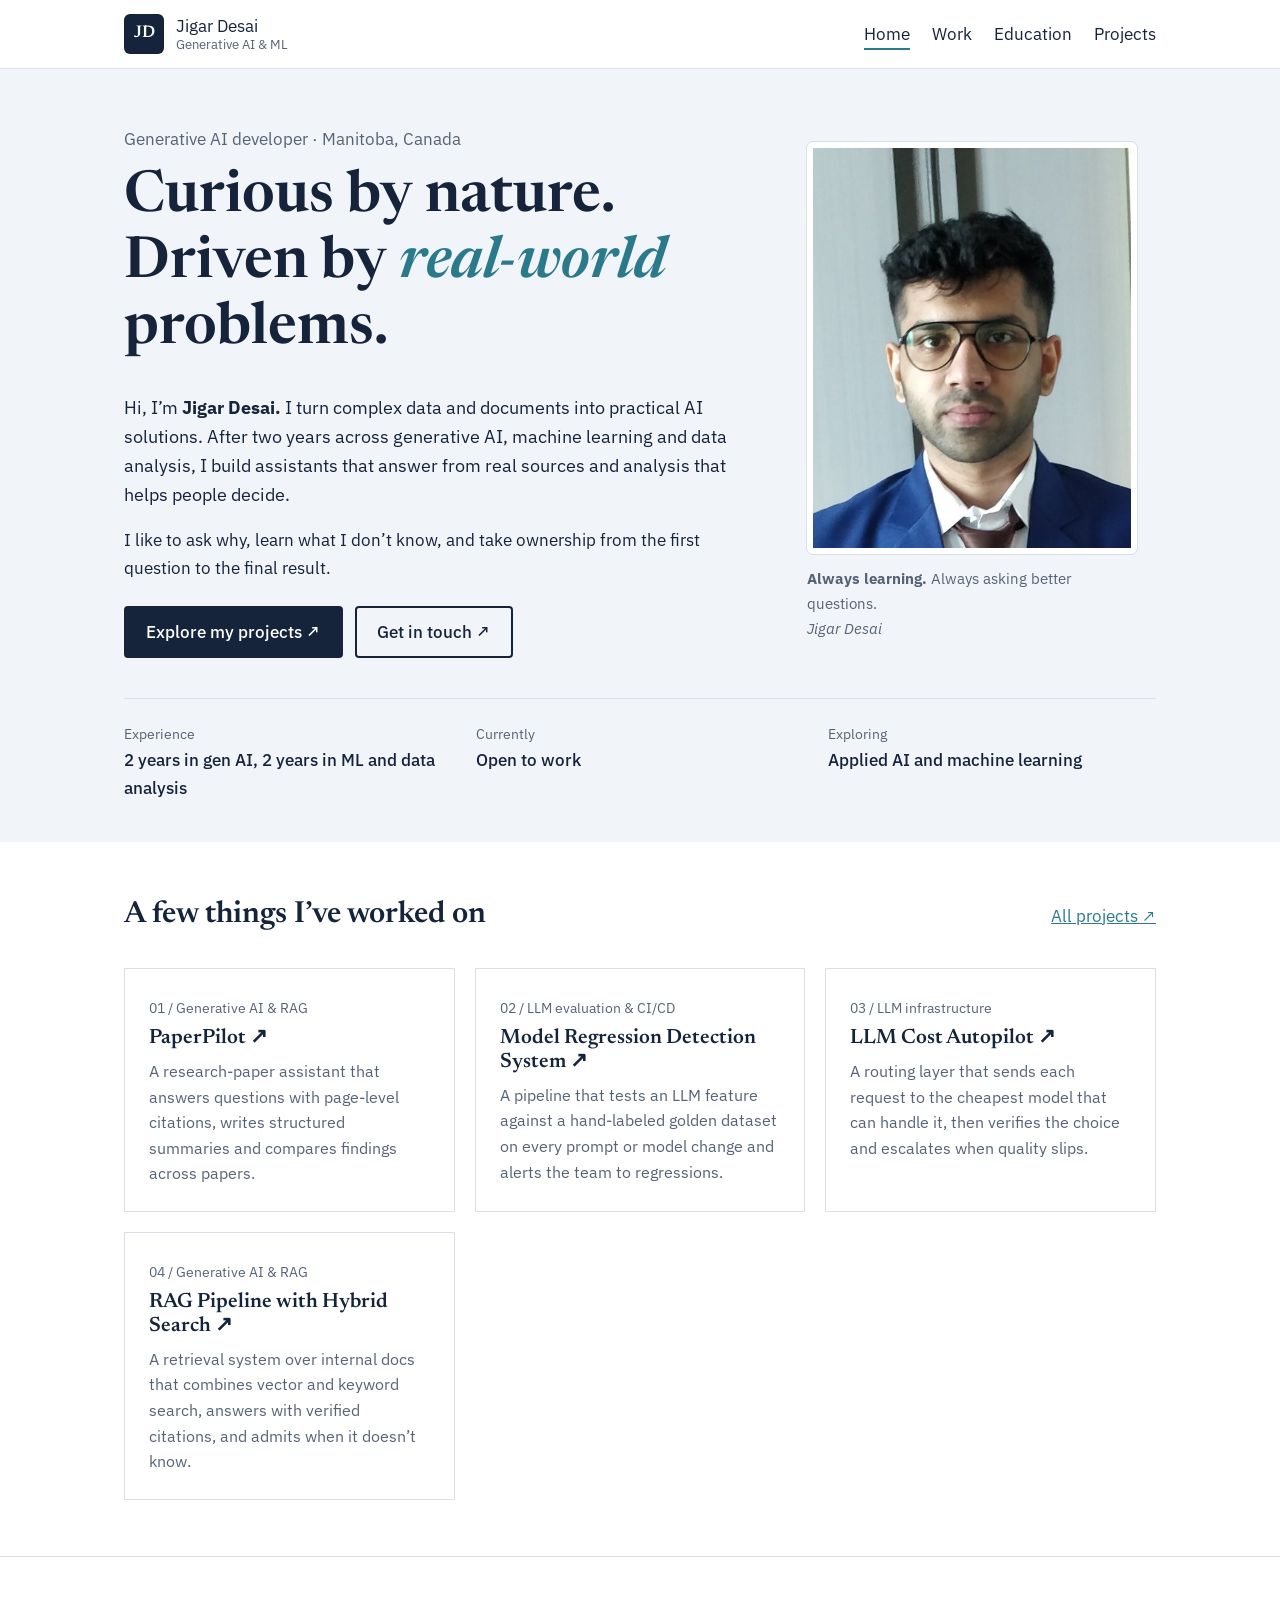
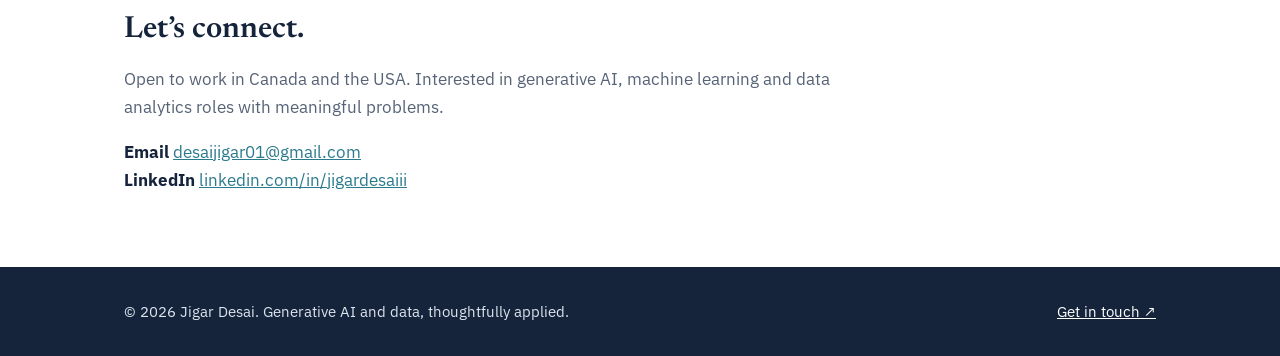
<file: index.html>
<!DOCTYPE html>
<html lang="en"><head><meta charset="utf-8"><meta name="viewport" content="width=device-width, initial-scale=1"><meta name="theme-color" content="#15233b"><title>Jigar Desai | Generative AI &amp; ML</title><meta name="description" content="Jigar Desai builds generative AI, RAG and machine learning solutions, and is open to work in Canada and the USA."><link rel="preconnect" href="https://fonts.googleapis.com"><link rel="preconnect" href="https://fonts.gstatic.com" crossorigin><link rel="stylesheet" href="https://fonts.googleapis.com/css2?family=IBM+Plex+Sans:wght@400;500&family=Newsreader:ital,wght@0,600;1,600&display=swap"><link rel="stylesheet" href="assets/style.css"></head><body><a class="skip" href="#main">Skip to content</a><header><div class="wrap"><a class="brand" href="index.html"><span class="mark">JD</span><span>Jigar Desai<small>Generative AI &amp; ML</small></span></a><nav aria-label="Main"><a href="index.html" aria-current="page">Home</a><a href="work.html">Work</a><a href="education.html">Education</a><a href="projects.html">Projects</a></nav></div></header><main id="main"><div class="hero"><div class="wrap"><div class="top"><div><p class="eyebrow">Generative AI developer · Manitoba, Canada</p><h1>Curious by nature.<br>Driven by <em>real-world</em> problems.</h1><p class="intro">Hi, I’m <strong>Jigar Desai.</strong> I turn complex data and documents into practical AI solutions. After two years across generative AI, machine learning and data analysis, I build assistants that answer from real sources and analysis that helps people decide.</p><p>I like to ask why, learn what I don’t know, and take ownership from the first question to the final result.</p><div class="btns"><a class="btn" href="projects.html">Explore my projects ↗</a><a class="btn alt" href="#contact">Get in touch ↗</a></div></div><figure class="portrait"><img src="assets/jigar.jpg" alt="Portrait of Jigar Desai in a blue suit and glasses"><figcaption><b>Always learning.</b> Always asking better questions.<span>Jigar Desai</span></figcaption></figure></div><dl class="facts"><div><dt>Experience</dt><dd>2 years in gen AI, 2 years in ML and data analysis</dd></div><div><dt>Currently</dt><dd>Open to work</dd></div><div><dt>Exploring</dt><dd>Applied AI and machine learning</dd></div></dl></div></div><section><div class="wrap"><div class="row"><h2>A few things I’ve worked on</h2><a href="projects.html">All projects ↗</a></div><div class="grid"><a class="card" href="projects/paperpilot.html"><small>01 / Generative AI &amp; RAG</small><h3>PaperPilot ↗</h3><p>A research-paper assistant that answers questions with page-level citations, writes structured summaries and compares findings across papers.</p></a><a class="card" href="projects/regression-detection.html"><small>02 / LLM evaluation &amp; CI/CD</small><h3>Model Regression Detection System ↗</h3><p>A pipeline that tests an LLM feature against a hand-labeled golden dataset on every prompt or model change and alerts the team to regressions.</p></a><a class="card" href="projects/cost-autopilot.html"><small>03 / LLM infrastructure</small><h3>LLM Cost Autopilot ↗</h3><p>A routing layer that sends each request to the cheapest model that can handle it, then verifies the choice and escalates when quality slips.</p></a><a class="card" href="projects/hybrid-rag.html"><small>04 / Generative AI &amp; RAG</small><h3>RAG Pipeline with Hybrid Search ↗</h3><p>A retrieval system over internal docs that combines vector and keyword search, answers with verified citations, and admits when it doesn’t know.</p></a></div></div></section><section id="contact"><div class="wrap"><h2>Let’s connect.</h2><p class="lead">Open to work in Canada and the USA. Interested in generative AI, machine learning and data analytics roles with meaningful problems.</p><p><b>Email</b> <a href="mailto:desaijigar01@gmail.com">desaijigar01@gmail.com</a><br><b>LinkedIn</b> <a href="https://www.linkedin.com/in/jigardesaiii">linkedin.com/in/jigardesaiii</a></p></div></section></main><footer><div class="wrap"><span>© 2026 Jigar Desai. Generative AI and data, thoughtfully applied.</span><a href="index.html#contact">Get in touch ↗</a></div></footer></body></html>
</file>
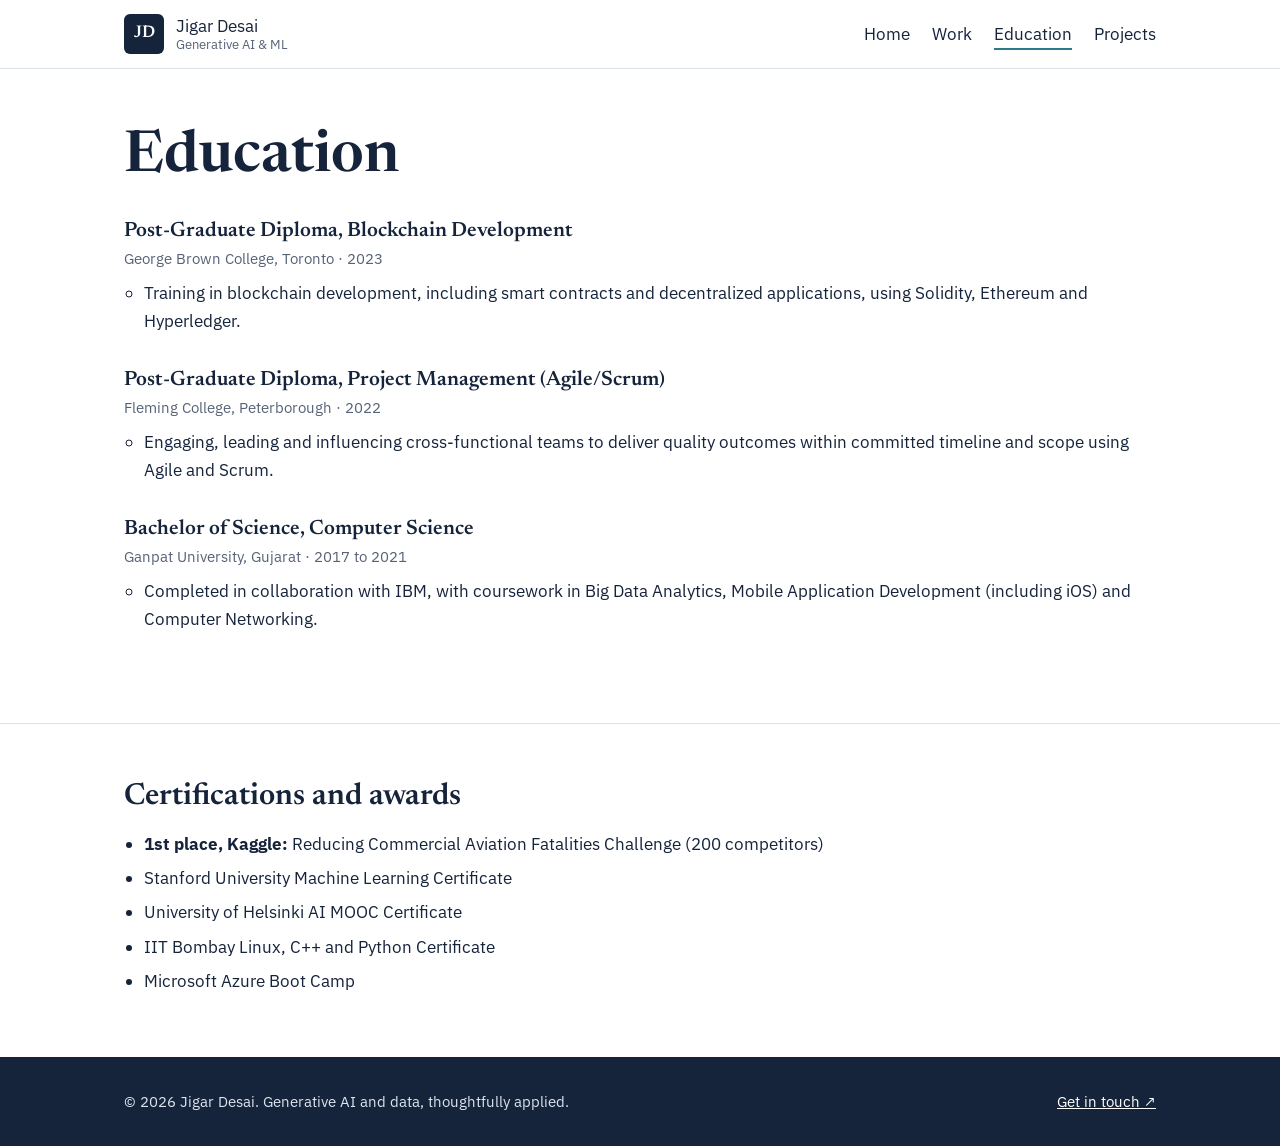
<file: education.html>
<!DOCTYPE html>
<html lang="en"><head><meta charset="utf-8"><meta name="viewport" content="width=device-width, initial-scale=1"><meta name="theme-color" content="#15233b"><title>Education | Jigar Desai</title><meta name="description" content="Education, certifications and awards of Jigar Desai."><link rel="preconnect" href="https://fonts.googleapis.com"><link rel="preconnect" href="https://fonts.gstatic.com" crossorigin><link rel="stylesheet" href="https://fonts.googleapis.com/css2?family=IBM+Plex+Sans:wght@400;500&family=Newsreader:ital,wght@0,600;1,600&display=swap"><link rel="stylesheet" href="assets/style.css"></head><body><a class="skip" href="#main">Skip to content</a><header><div class="wrap"><a class="brand" href="index.html"><span class="mark">JD</span><span>Jigar Desai<small>Generative AI &amp; ML</small></span></a><nav aria-label="Main"><a href="index.html">Home</a><a href="work.html">Work</a><a href="education.html" aria-current="page">Education</a><a href="projects.html">Projects</a></nav></div></header><main id="main"><section><div class="wrap"><h1>Education</h1><ul class="tl"><li><h3>Post-Graduate Diploma, Blockchain Development</h3><p class="meta">George Brown College, Toronto · 2023</p><ul class="b"><li>Training in blockchain development, including smart contracts and decentralized applications, using Solidity, Ethereum and Hyperledger.</li></ul></li><li><h3>Post-Graduate Diploma, Project Management (Agile/Scrum)</h3><p class="meta">Fleming College, Peterborough · 2022</p><ul class="b"><li>Engaging, leading and influencing cross-functional teams to deliver quality outcomes within committed timeline and scope using Agile and Scrum.</li></ul></li><li><h3>Bachelor of Science, Computer Science</h3><p class="meta">Ganpat University, Gujarat · 2017 to 2021</p><ul class="b"><li>Completed in collaboration with IBM, with coursework in Big Data Analytics, Mobile Application Development (including iOS) and Computer Networking.</li></ul></li></ul></div></section><section><div class="wrap"><h2>Certifications and awards</h2><ul class="b"><li><b>1st place, Kaggle:</b> Reducing Commercial Aviation Fatalities Challenge (200 competitors)</li><li>Stanford University Machine Learning Certificate</li><li>University of Helsinki AI MOOC Certificate</li><li>IIT Bombay Linux, C++ and Python Certificate</li><li>Microsoft Azure Boot Camp</li></ul></div></section></main><footer><div class="wrap"><span>© 2026 Jigar Desai. Generative AI and data, thoughtfully applied.</span><a href="index.html#contact">Get in touch ↗</a></div></footer></body></html>
</file>
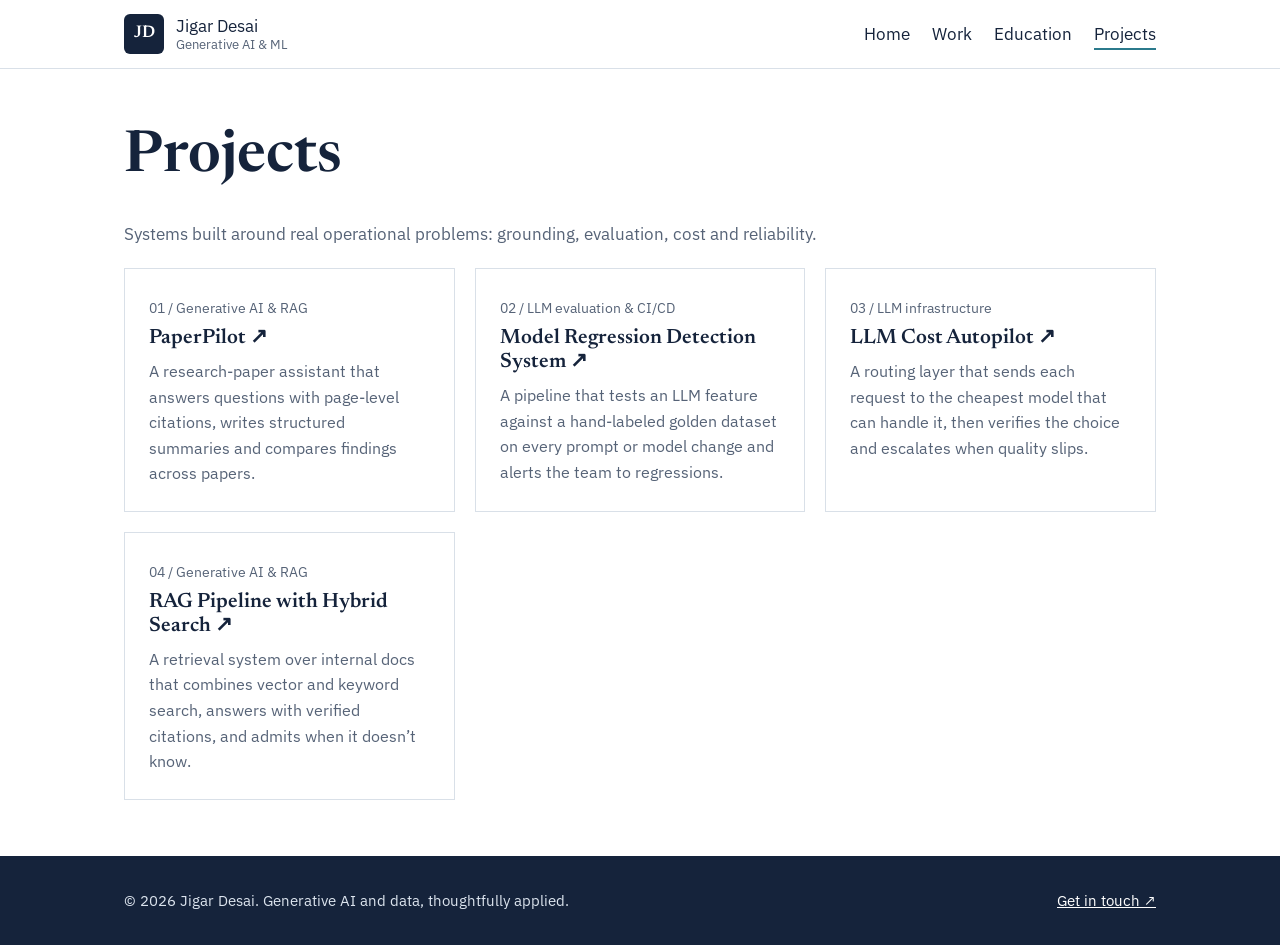
<file: projects.html>
<!DOCTYPE html>
<html lang="en"><head><meta charset="utf-8"><meta name="viewport" content="width=device-width, initial-scale=1"><meta name="theme-color" content="#15233b"><title>Projects | Jigar Desai</title><meta name="description" content="Generative AI, RAG and LLM infrastructure projects by Jigar Desai."><link rel="preconnect" href="https://fonts.googleapis.com"><link rel="preconnect" href="https://fonts.gstatic.com" crossorigin><link rel="stylesheet" href="https://fonts.googleapis.com/css2?family=IBM+Plex+Sans:wght@400;500&family=Newsreader:ital,wght@0,600;1,600&display=swap"><link rel="stylesheet" href="assets/style.css"></head><body><a class="skip" href="#main">Skip to content</a><header><div class="wrap"><a class="brand" href="index.html"><span class="mark">JD</span><span>Jigar Desai<small>Generative AI &amp; ML</small></span></a><nav aria-label="Main"><a href="index.html">Home</a><a href="work.html">Work</a><a href="education.html">Education</a><a href="projects.html" aria-current="page">Projects</a></nav></div></header><main id="main"><section><div class="wrap"><h1>Projects</h1><p class="lead">Systems built around real operational problems: grounding, evaluation, cost and reliability.</p><div class="grid"><a class="card" href="projects/paperpilot.html"><small>01 / Generative AI &amp; RAG</small><h3>PaperPilot ↗</h3><p>A research-paper assistant that answers questions with page-level citations, writes structured summaries and compares findings across papers.</p></a><a class="card" href="projects/regression-detection.html"><small>02 / LLM evaluation &amp; CI/CD</small><h3>Model Regression Detection System ↗</h3><p>A pipeline that tests an LLM feature against a hand-labeled golden dataset on every prompt or model change and alerts the team to regressions.</p></a><a class="card" href="projects/cost-autopilot.html"><small>03 / LLM infrastructure</small><h3>LLM Cost Autopilot ↗</h3><p>A routing layer that sends each request to the cheapest model that can handle it, then verifies the choice and escalates when quality slips.</p></a><a class="card" href="projects/hybrid-rag.html"><small>04 / Generative AI &amp; RAG</small><h3>RAG Pipeline with Hybrid Search ↗</h3><p>A retrieval system over internal docs that combines vector and keyword search, answers with verified citations, and admits when it doesn’t know.</p></a></div></div></section></main><footer><div class="wrap"><span>© 2026 Jigar Desai. Generative AI and data, thoughtfully applied.</span><a href="index.html#contact">Get in touch ↗</a></div></footer></body></html>
</file>
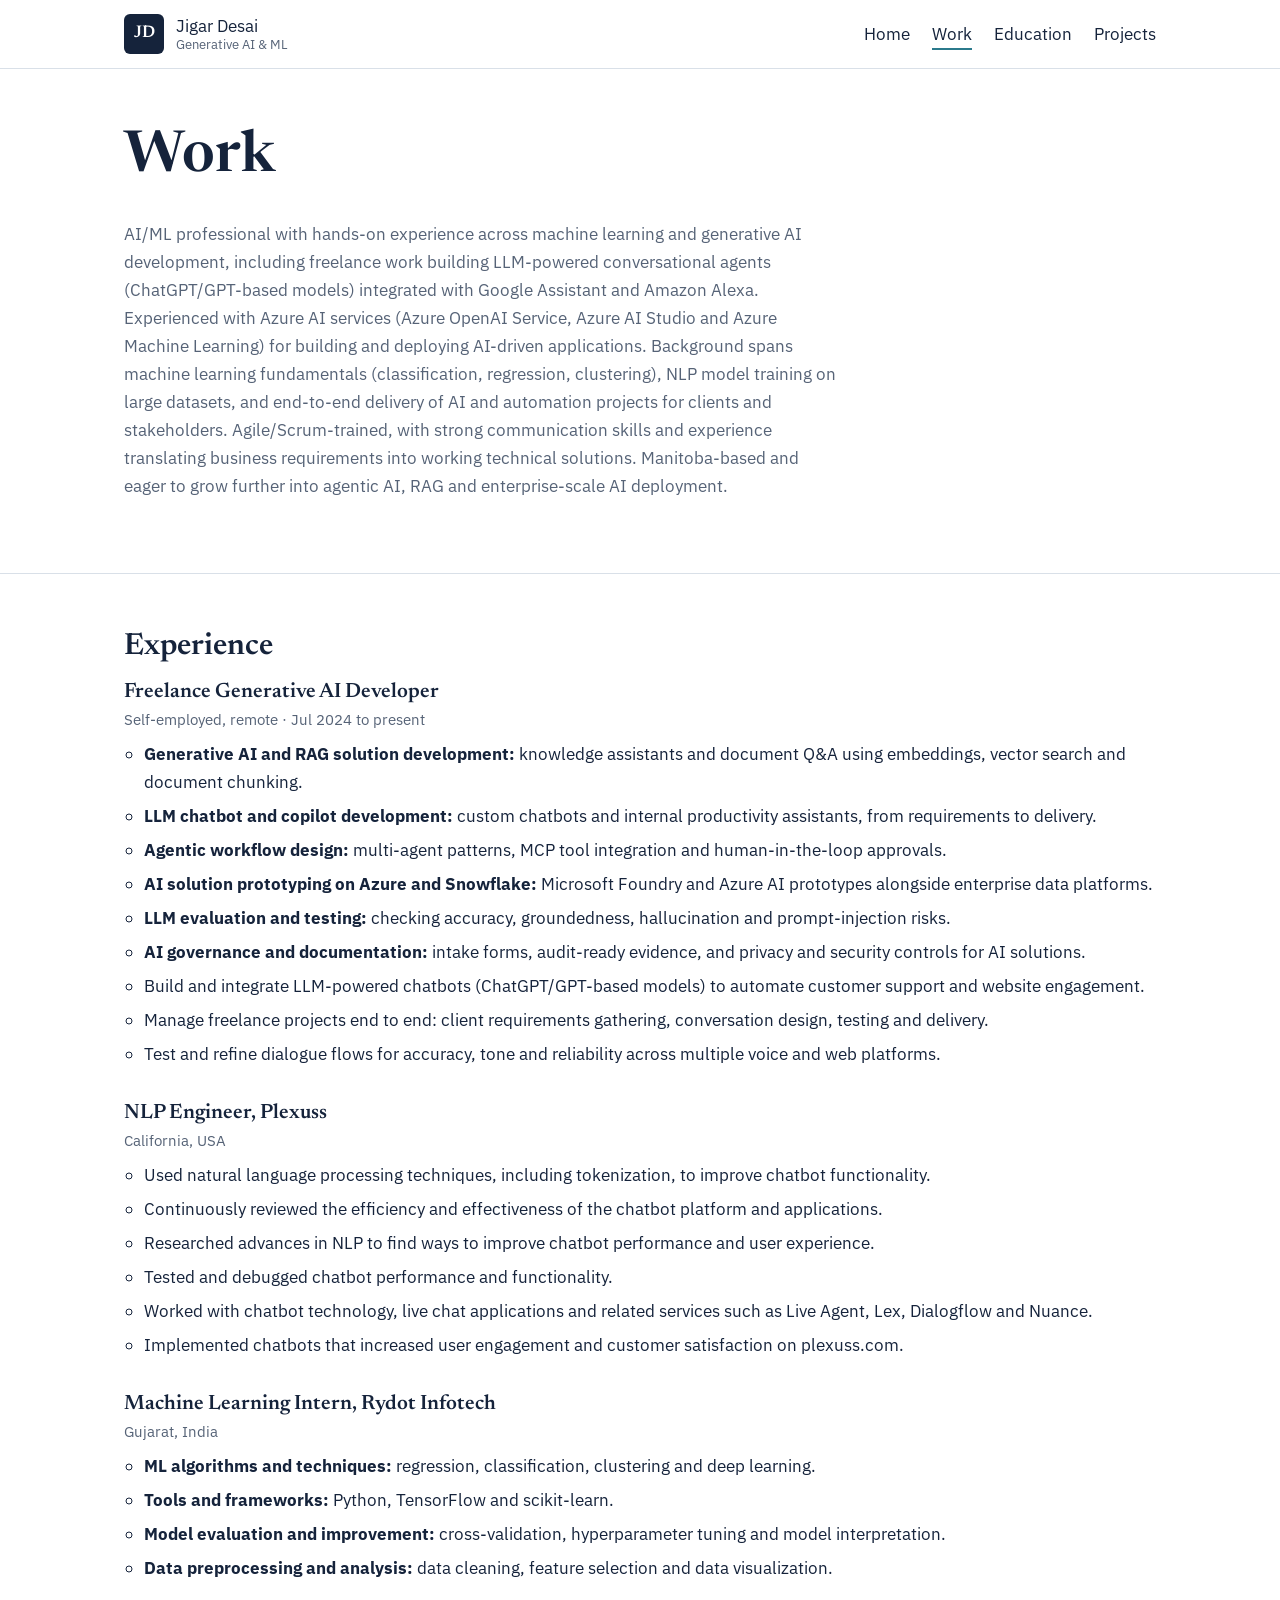
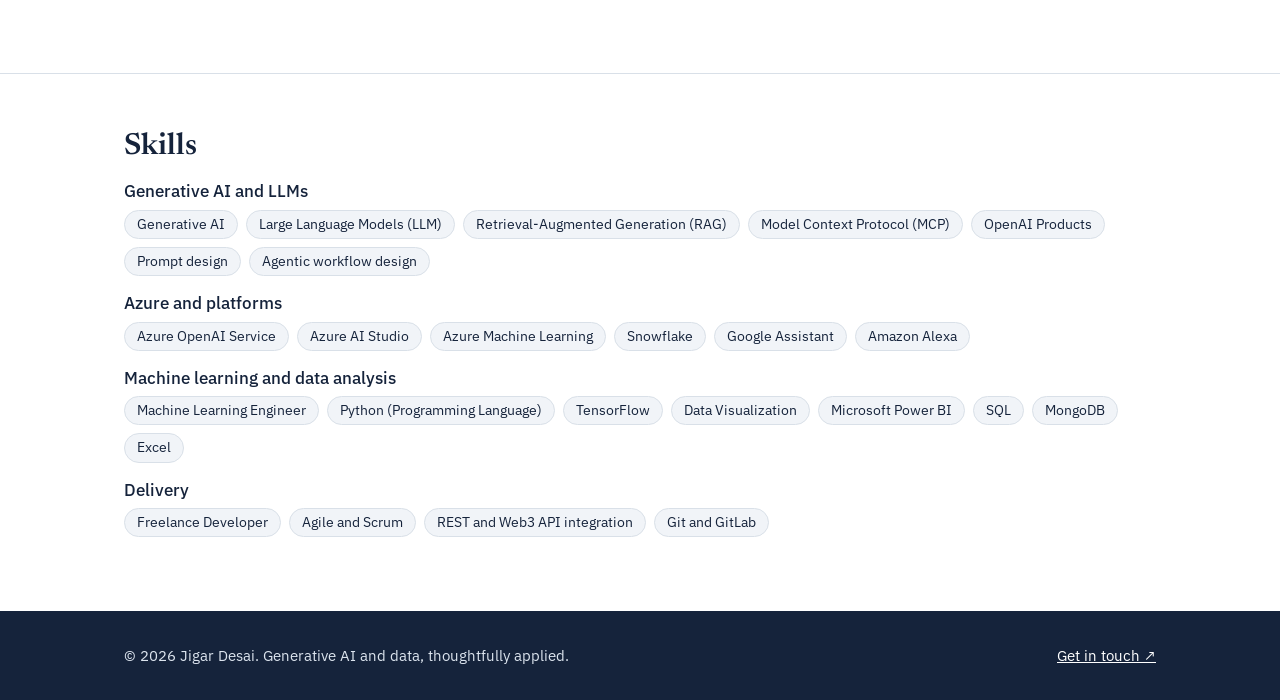
<file: work.html>
<!DOCTYPE html>
<html lang="en"><head><meta charset="utf-8"><meta name="viewport" content="width=device-width, initial-scale=1"><meta name="theme-color" content="#15233b"><title>Work | Jigar Desai</title><meta name="description" content="Experience and skills of Jigar Desai in generative AI, RAG and machine learning."><link rel="preconnect" href="https://fonts.googleapis.com"><link rel="preconnect" href="https://fonts.gstatic.com" crossorigin><link rel="stylesheet" href="https://fonts.googleapis.com/css2?family=IBM+Plex+Sans:wght@400;500&family=Newsreader:ital,wght@0,600;1,600&display=swap"><link rel="stylesheet" href="assets/style.css"></head><body><a class="skip" href="#main">Skip to content</a><header><div class="wrap"><a class="brand" href="index.html"><span class="mark">JD</span><span>Jigar Desai<small>Generative AI &amp; ML</small></span></a><nav aria-label="Main"><a href="index.html">Home</a><a href="work.html" aria-current="page">Work</a><a href="education.html">Education</a><a href="projects.html">Projects</a></nav></div></header><main id="main"><section><div class="wrap"><h1>Work</h1><p class="lead">AI/ML professional with hands-on experience across machine learning and generative AI development, including freelance work building LLM-powered conversational agents (ChatGPT/GPT-based models) integrated with Google Assistant and Amazon Alexa. Experienced with Azure AI services (Azure OpenAI Service, Azure AI Studio and Azure Machine Learning) for building and deploying AI-driven applications. Background spans machine learning fundamentals (classification, regression, clustering), NLP model training on large datasets, and end-to-end delivery of AI and automation projects for clients and stakeholders. Agile/Scrum-trained, with strong communication skills and experience translating business requirements into working technical solutions. Manitoba-based and eager to grow further into agentic AI, RAG and enterprise-scale AI deployment.</p></div></section><section><div class="wrap"><h2>Experience</h2><ul class="tl"><li><h3>Freelance Generative AI Developer</h3><p class="meta">Self-employed, remote · Jul 2024 to present</p><ul class="b"><li><b>Generative AI and RAG solution development:</b> knowledge assistants and document Q&amp;A using embeddings, vector search and document chunking.</li><li><b>LLM chatbot and copilot development:</b> custom chatbots and internal productivity assistants, from requirements to delivery.</li><li><b>Agentic workflow design:</b> multi-agent patterns, MCP tool integration and human-in-the-loop approvals.</li><li><b>AI solution prototyping on Azure and Snowflake:</b> Microsoft Foundry and Azure AI prototypes alongside enterprise data platforms.</li><li><b>LLM evaluation and testing:</b> checking accuracy, groundedness, hallucination and prompt-injection risks.</li><li><b>AI governance and documentation:</b> intake forms, audit-ready evidence, and privacy and security controls for AI solutions.</li><li>Build and integrate LLM-powered chatbots (ChatGPT/GPT-based models) to automate customer support and website engagement.</li><li>Manage freelance projects end to end: client requirements gathering, conversation design, testing and delivery.</li><li>Test and refine dialogue flows for accuracy, tone and reliability across multiple voice and web platforms.</li></ul></li><li><h3>NLP Engineer, Plexuss</h3><p class="meta">California, USA</p><ul class="b"><li>Used natural language processing techniques, including tokenization, to improve chatbot functionality.</li><li>Continuously reviewed the efficiency and effectiveness of the chatbot platform and applications.</li><li>Researched advances in NLP to find ways to improve chatbot performance and user experience.</li><li>Tested and debugged chatbot performance and functionality.</li><li>Worked with chatbot technology, live chat applications and related services such as Live Agent, Lex, Dialogflow and Nuance.</li><li>Implemented chatbots that increased user engagement and customer satisfaction on plexuss.com.</li></ul></li><li><h3>Machine Learning Intern, Rydot Infotech</h3><p class="meta">Gujarat, India</p><ul class="b"><li><b>ML algorithms and techniques:</b> regression, classification, clustering and deep learning.</li><li><b>Tools and frameworks:</b> Python, TensorFlow and scikit-learn.</li><li><b>Model evaluation and improvement:</b> cross-validation, hyperparameter tuning and model interpretation.</li><li><b>Data preprocessing and analysis:</b> data cleaning, feature selection and data visualization.</li></ul></li></ul></div></section><section class="sk"><div class="wrap"><h2>Skills</h2><h3>Generative AI and LLMs</h3><ul class="tags"><li>Generative AI</li><li>Large Language Models (LLM)</li><li>Retrieval-Augmented Generation (RAG)</li><li>Model Context Protocol (MCP)</li><li>OpenAI Products</li><li>Prompt design</li><li>Agentic workflow design</li></ul><h3>Azure and platforms</h3><ul class="tags"><li>Azure OpenAI Service</li><li>Azure AI Studio</li><li>Azure Machine Learning</li><li>Snowflake</li><li>Google Assistant</li><li>Amazon Alexa</li></ul><h3>Machine learning and data analysis</h3><ul class="tags"><li>Machine Learning Engineer</li><li>Python (Programming Language)</li><li>TensorFlow</li><li>Data Visualization</li><li>Microsoft Power BI</li><li>SQL</li><li>MongoDB</li><li>Excel</li></ul><h3>Delivery</h3><ul class="tags"><li>Freelance Developer</li><li>Agile and Scrum</li><li>REST and Web3 API integration</li><li>Git and GitLab</li></ul></div></section></main><footer><div class="wrap"><span>© 2026 Jigar Desai. Generative AI and data, thoughtfully applied.</span><a href="index.html#contact">Get in touch ↗</a></div></footer></body></html>
</file>
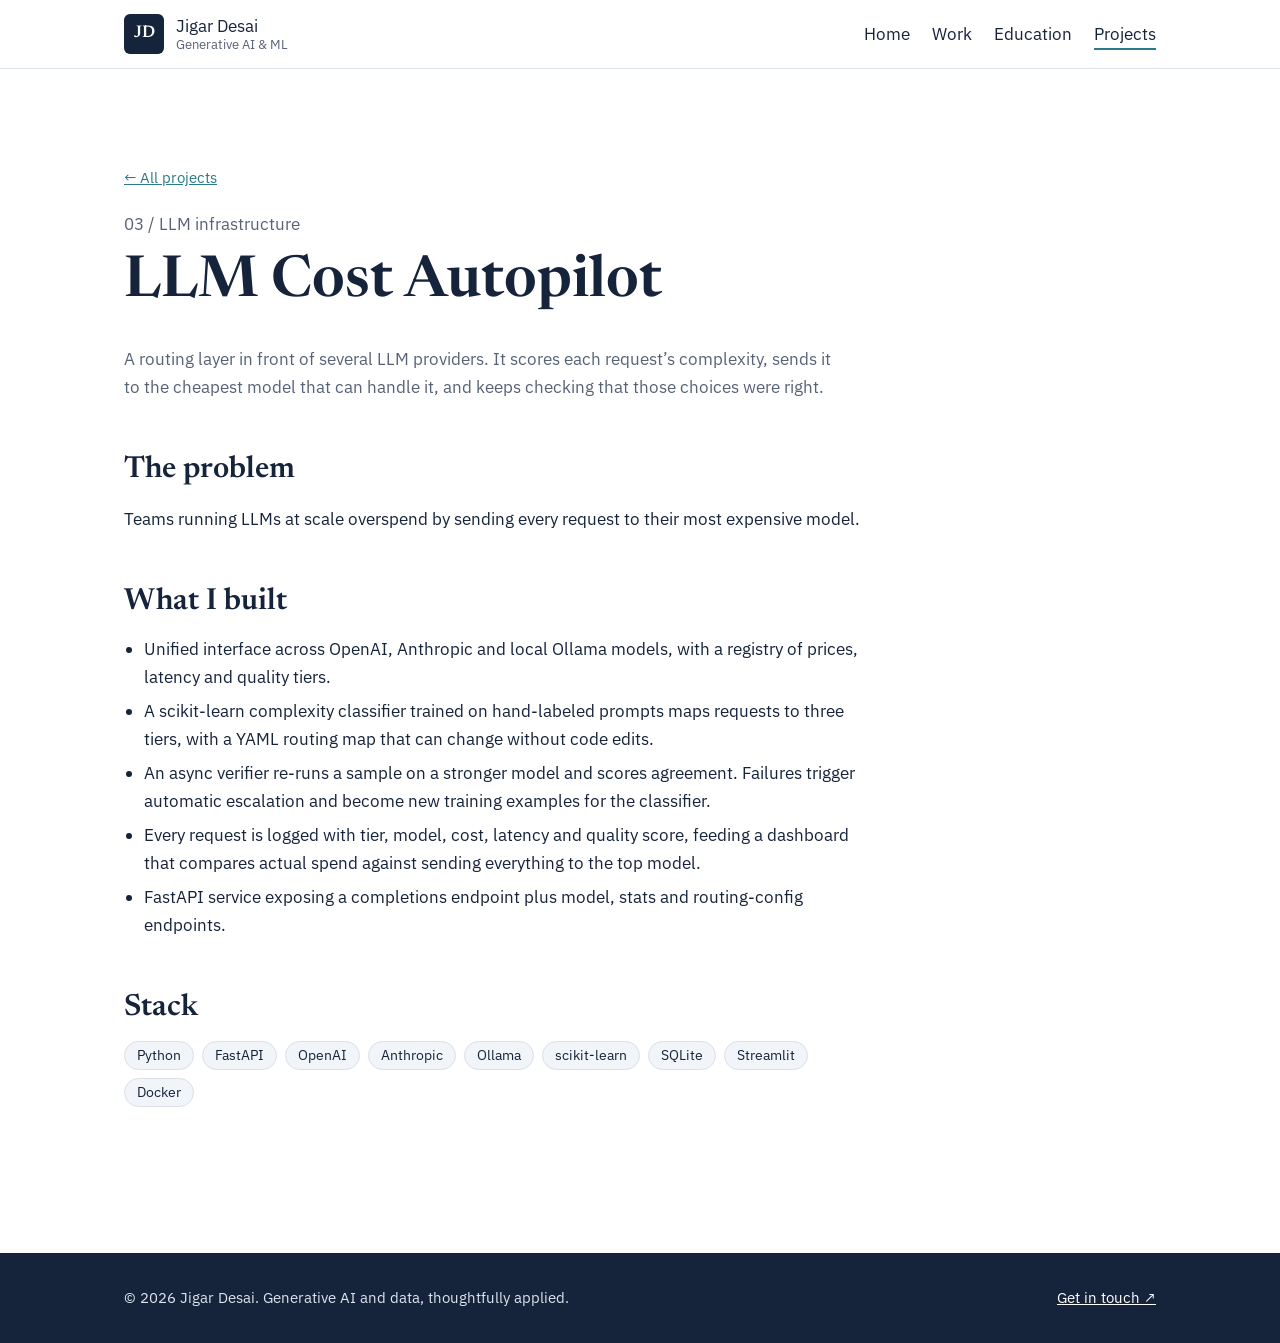
<file: projects/cost-autopilot.html>
<!DOCTYPE html>
<html lang="en"><head><meta charset="utf-8"><meta name="viewport" content="width=device-width, initial-scale=1"><meta name="theme-color" content="#15233b"><title>LLM Cost Autopilot | Jigar Desai</title><meta name="description" content="A routing layer that sends each request to the cheapest model that can handle it, then verifies the choice and escalates when quality slips."><link rel="preconnect" href="https://fonts.googleapis.com"><link rel="preconnect" href="https://fonts.gstatic.com" crossorigin><link rel="stylesheet" href="https://fonts.googleapis.com/css2?family=IBM+Plex+Sans:wght@400;500&family=Newsreader:ital,wght@0,600;1,600&display=swap"><link rel="stylesheet" href="../assets/style.css"></head><body><a class="skip" href="#main">Skip to content</a><header><div class="wrap"><a class="brand" href="../index.html"><span class="mark">JD</span><span>Jigar Desai<small>Generative AI &amp; ML</small></span></a><nav aria-label="Main"><a href="../index.html">Home</a><a href="../work.html">Work</a><a href="../education.html">Education</a><a href="../projects.html" aria-current="page">Projects</a></nav></div></header><main id="main"><section><div class="wrap"><article><p class="crumb"><a href="../projects.html">← All projects</a></p><p class="eyebrow">03 / LLM infrastructure</p><h1>LLM Cost Autopilot</h1><p class="lead">A routing layer in front of several LLM providers. It scores each request’s complexity, sends it to the cheapest model that can handle it, and keeps checking that those choices were right.</p><h2>The problem</h2><p>Teams running LLMs at scale overspend by sending every request to their most expensive model.</p><h2>What I built</h2><ul class="b"><li>Unified interface across OpenAI, Anthropic and local Ollama models, with a registry of prices, latency and quality tiers.</li><li>A scikit-learn complexity classifier trained on hand-labeled prompts maps requests to three tiers, with a YAML routing map that can change without code edits.</li><li>An async verifier re-runs a sample on a stronger model and scores agreement. Failures trigger automatic escalation and become new training examples for the classifier.</li><li>Every request is logged with tier, model, cost, latency and quality score, feeding a dashboard that compares actual spend against sending everything to the top model.</li><li>FastAPI service exposing a completions endpoint plus model, stats and routing-config endpoints.</li></ul><h2>Stack</h2><ul class="tags"><li>Python</li><li>FastAPI</li><li>OpenAI</li><li>Anthropic</li><li>Ollama</li><li>scikit-learn</li><li>SQLite</li><li>Streamlit</li><li>Docker</li></ul><!-- ADD your measured results here (numbers from your own evaluation runs) --></article></div></section></main><footer><div class="wrap"><span>© 2026 Jigar Desai. Generative AI and data, thoughtfully applied.</span><a href="../index.html#contact">Get in touch ↗</a></div></footer></body></html>
</file>
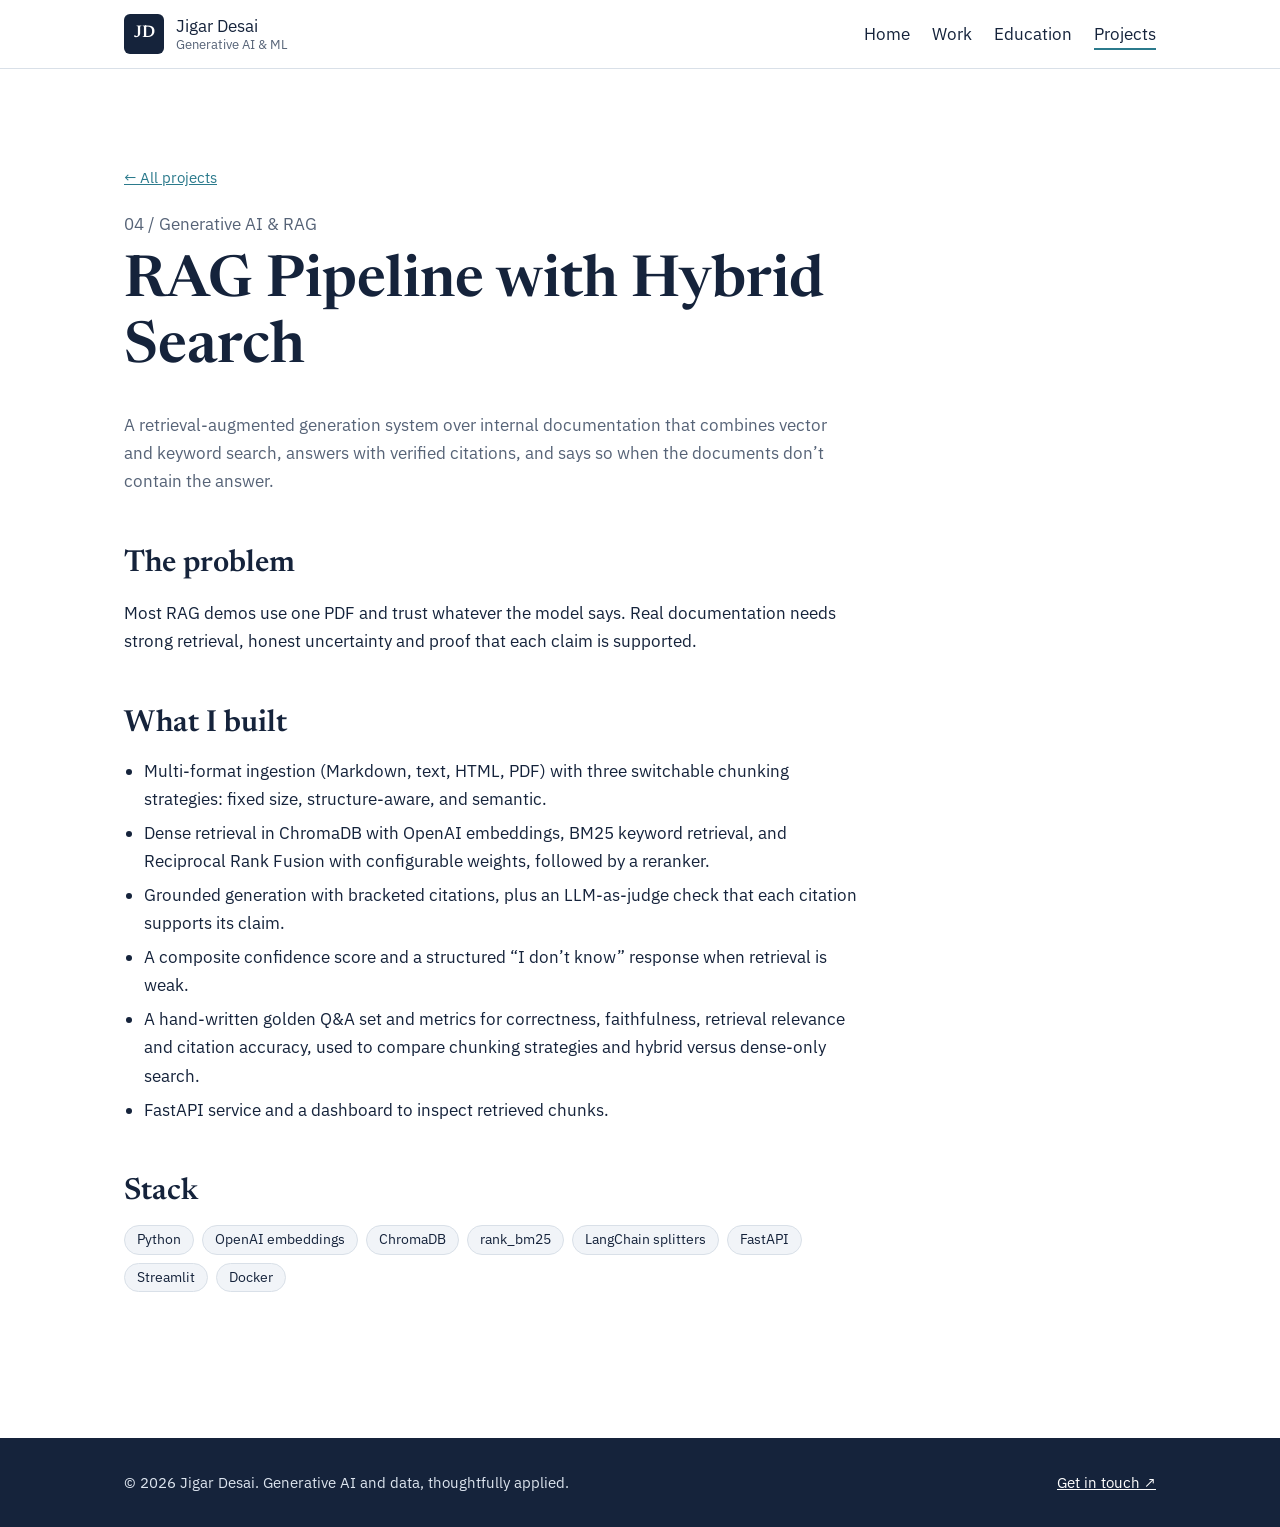
<file: projects/hybrid-rag.html>
<!DOCTYPE html>
<html lang="en"><head><meta charset="utf-8"><meta name="viewport" content="width=device-width, initial-scale=1"><meta name="theme-color" content="#15233b"><title>RAG Pipeline with Hybrid Search | Jigar Desai</title><meta name="description" content="A retrieval system over internal docs that combines vector and keyword search, answers with verified citations, and admits when it doesn’t know."><link rel="preconnect" href="https://fonts.googleapis.com"><link rel="preconnect" href="https://fonts.gstatic.com" crossorigin><link rel="stylesheet" href="https://fonts.googleapis.com/css2?family=IBM+Plex+Sans:wght@400;500&family=Newsreader:ital,wght@0,600;1,600&display=swap"><link rel="stylesheet" href="../assets/style.css"></head><body><a class="skip" href="#main">Skip to content</a><header><div class="wrap"><a class="brand" href="../index.html"><span class="mark">JD</span><span>Jigar Desai<small>Generative AI &amp; ML</small></span></a><nav aria-label="Main"><a href="../index.html">Home</a><a href="../work.html">Work</a><a href="../education.html">Education</a><a href="../projects.html" aria-current="page">Projects</a></nav></div></header><main id="main"><section><div class="wrap"><article><p class="crumb"><a href="../projects.html">← All projects</a></p><p class="eyebrow">04 / Generative AI &amp; RAG</p><h1>RAG Pipeline with Hybrid Search</h1><p class="lead">A retrieval-augmented generation system over internal documentation that combines vector and keyword search, answers with verified citations, and says so when the documents don’t contain the answer.</p><h2>The problem</h2><p>Most RAG demos use one PDF and trust whatever the model says. Real documentation needs strong retrieval, honest uncertainty and proof that each claim is supported.</p><h2>What I built</h2><ul class="b"><li>Multi-format ingestion (Markdown, text, HTML, PDF) with three switchable chunking strategies: fixed size, structure-aware, and semantic.</li><li>Dense retrieval in ChromaDB with OpenAI embeddings, BM25 keyword retrieval, and Reciprocal Rank Fusion with configurable weights, followed by a reranker.</li><li>Grounded generation with bracketed citations, plus an LLM-as-judge check that each citation supports its claim.</li><li>A composite confidence score and a structured “I don’t know” response when retrieval is weak.</li><li>A hand-written golden Q&amp;A set and metrics for correctness, faithfulness, retrieval relevance and citation accuracy, used to compare chunking strategies and hybrid versus dense-only search.</li><li>FastAPI service and a dashboard to inspect retrieved chunks.</li></ul><h2>Stack</h2><ul class="tags"><li>Python</li><li>OpenAI embeddings</li><li>ChromaDB</li><li>rank_bm25</li><li>LangChain splitters</li><li>FastAPI</li><li>Streamlit</li><li>Docker</li></ul><!-- ADD your measured results here (numbers from your own evaluation runs) --></article></div></section></main><footer><div class="wrap"><span>© 2026 Jigar Desai. Generative AI and data, thoughtfully applied.</span><a href="../index.html#contact">Get in touch ↗</a></div></footer></body></html>
</file>
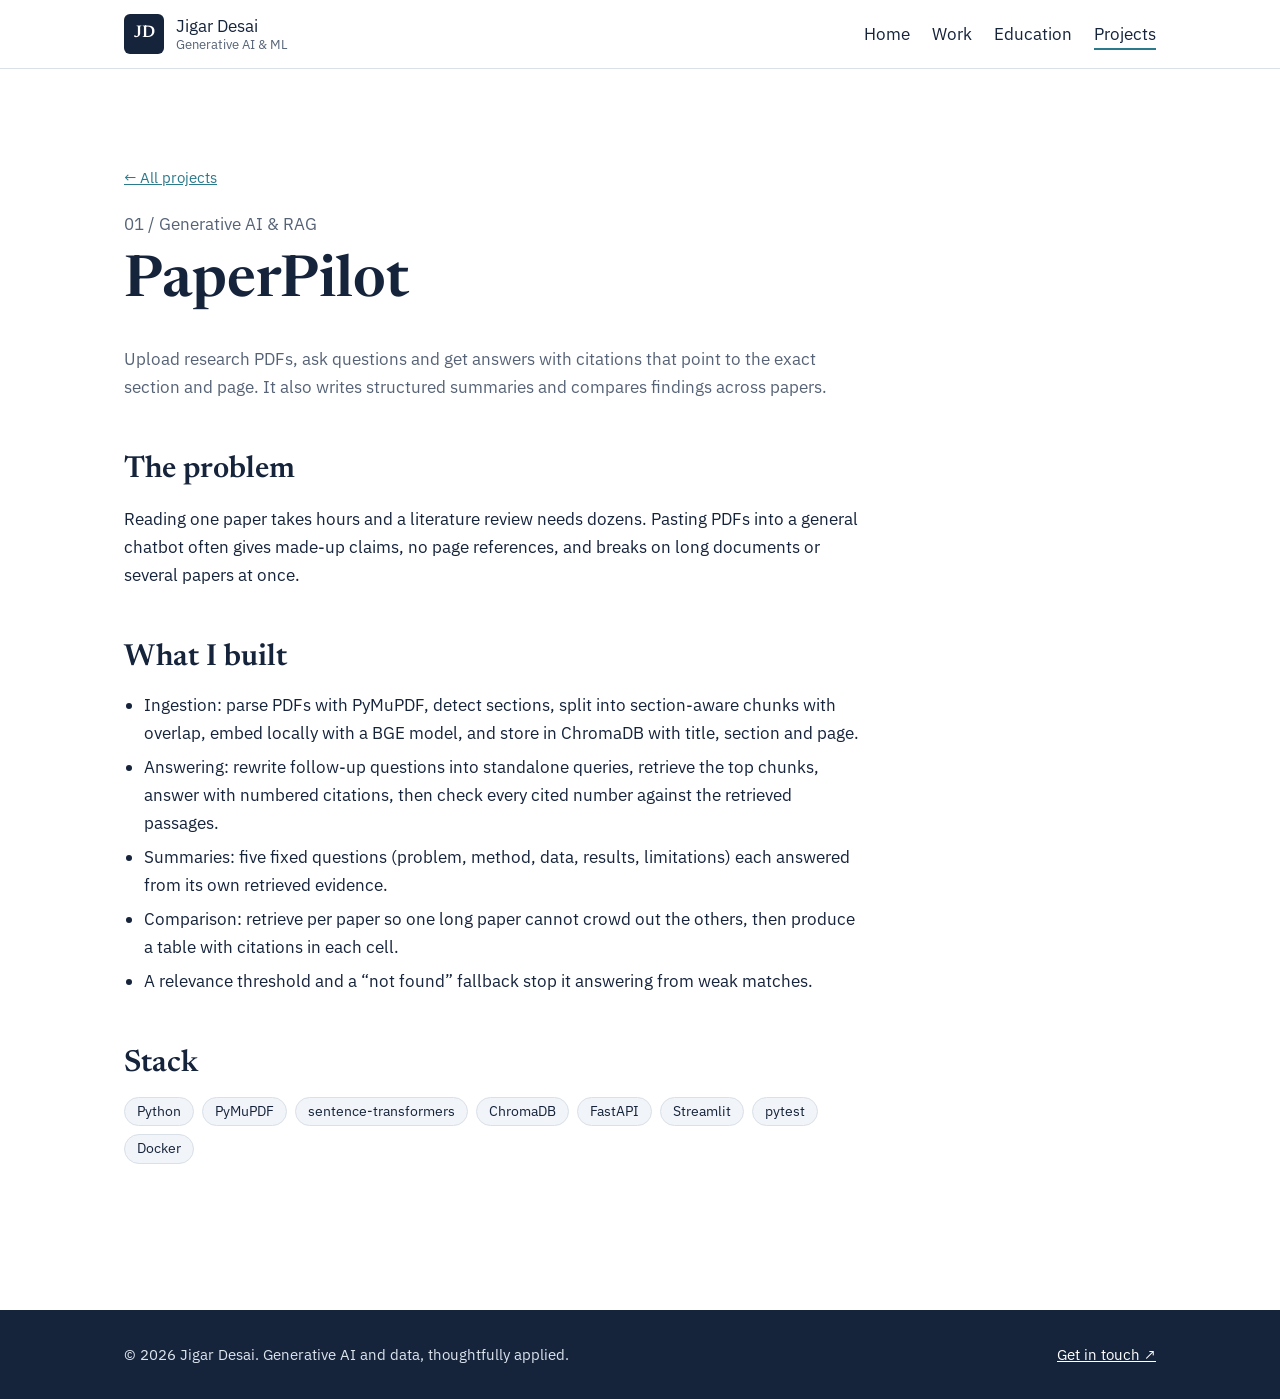
<file: projects/paperpilot.html>
<!DOCTYPE html>
<html lang="en"><head><meta charset="utf-8"><meta name="viewport" content="width=device-width, initial-scale=1"><meta name="theme-color" content="#15233b"><title>PaperPilot | Jigar Desai</title><meta name="description" content="A research-paper assistant that answers questions with page-level citations, writes structured summaries and compares findings across papers."><link rel="preconnect" href="https://fonts.googleapis.com"><link rel="preconnect" href="https://fonts.gstatic.com" crossorigin><link rel="stylesheet" href="https://fonts.googleapis.com/css2?family=IBM+Plex+Sans:wght@400;500&family=Newsreader:ital,wght@0,600;1,600&display=swap"><link rel="stylesheet" href="../assets/style.css"></head><body><a class="skip" href="#main">Skip to content</a><header><div class="wrap"><a class="brand" href="../index.html"><span class="mark">JD</span><span>Jigar Desai<small>Generative AI &amp; ML</small></span></a><nav aria-label="Main"><a href="../index.html">Home</a><a href="../work.html">Work</a><a href="../education.html">Education</a><a href="../projects.html" aria-current="page">Projects</a></nav></div></header><main id="main"><section><div class="wrap"><article><p class="crumb"><a href="../projects.html">← All projects</a></p><p class="eyebrow">01 / Generative AI &amp; RAG</p><h1>PaperPilot</h1><p class="lead">Upload research PDFs, ask questions and get answers with citations that point to the exact section and page. It also writes structured summaries and compares findings across papers.</p><h2>The problem</h2><p>Reading one paper takes hours and a literature review needs dozens. Pasting PDFs into a general chatbot often gives made-up claims, no page references, and breaks on long documents or several papers at once.</p><h2>What I built</h2><ul class="b"><li>Ingestion: parse PDFs with PyMuPDF, detect sections, split into section-aware chunks with overlap, embed locally with a BGE model, and store in ChromaDB with title, section and page.</li><li>Answering: rewrite follow-up questions into standalone queries, retrieve the top chunks, answer with numbered citations, then check every cited number against the retrieved passages.</li><li>Summaries: five fixed questions (problem, method, data, results, limitations) each answered from its own retrieved evidence.</li><li>Comparison: retrieve per paper so one long paper cannot crowd out the others, then produce a table with citations in each cell.</li><li>A relevance threshold and a “not found” fallback stop it answering from weak matches.</li></ul><h2>Stack</h2><ul class="tags"><li>Python</li><li>PyMuPDF</li><li>sentence-transformers</li><li>ChromaDB</li><li>FastAPI</li><li>Streamlit</li><li>pytest</li><li>Docker</li></ul><!-- ADD your measured results here (numbers from your own evaluation runs) --></article></div></section></main><footer><div class="wrap"><span>© 2026 Jigar Desai. Generative AI and data, thoughtfully applied.</span><a href="../index.html#contact">Get in touch ↗</a></div></footer></body></html>
</file>
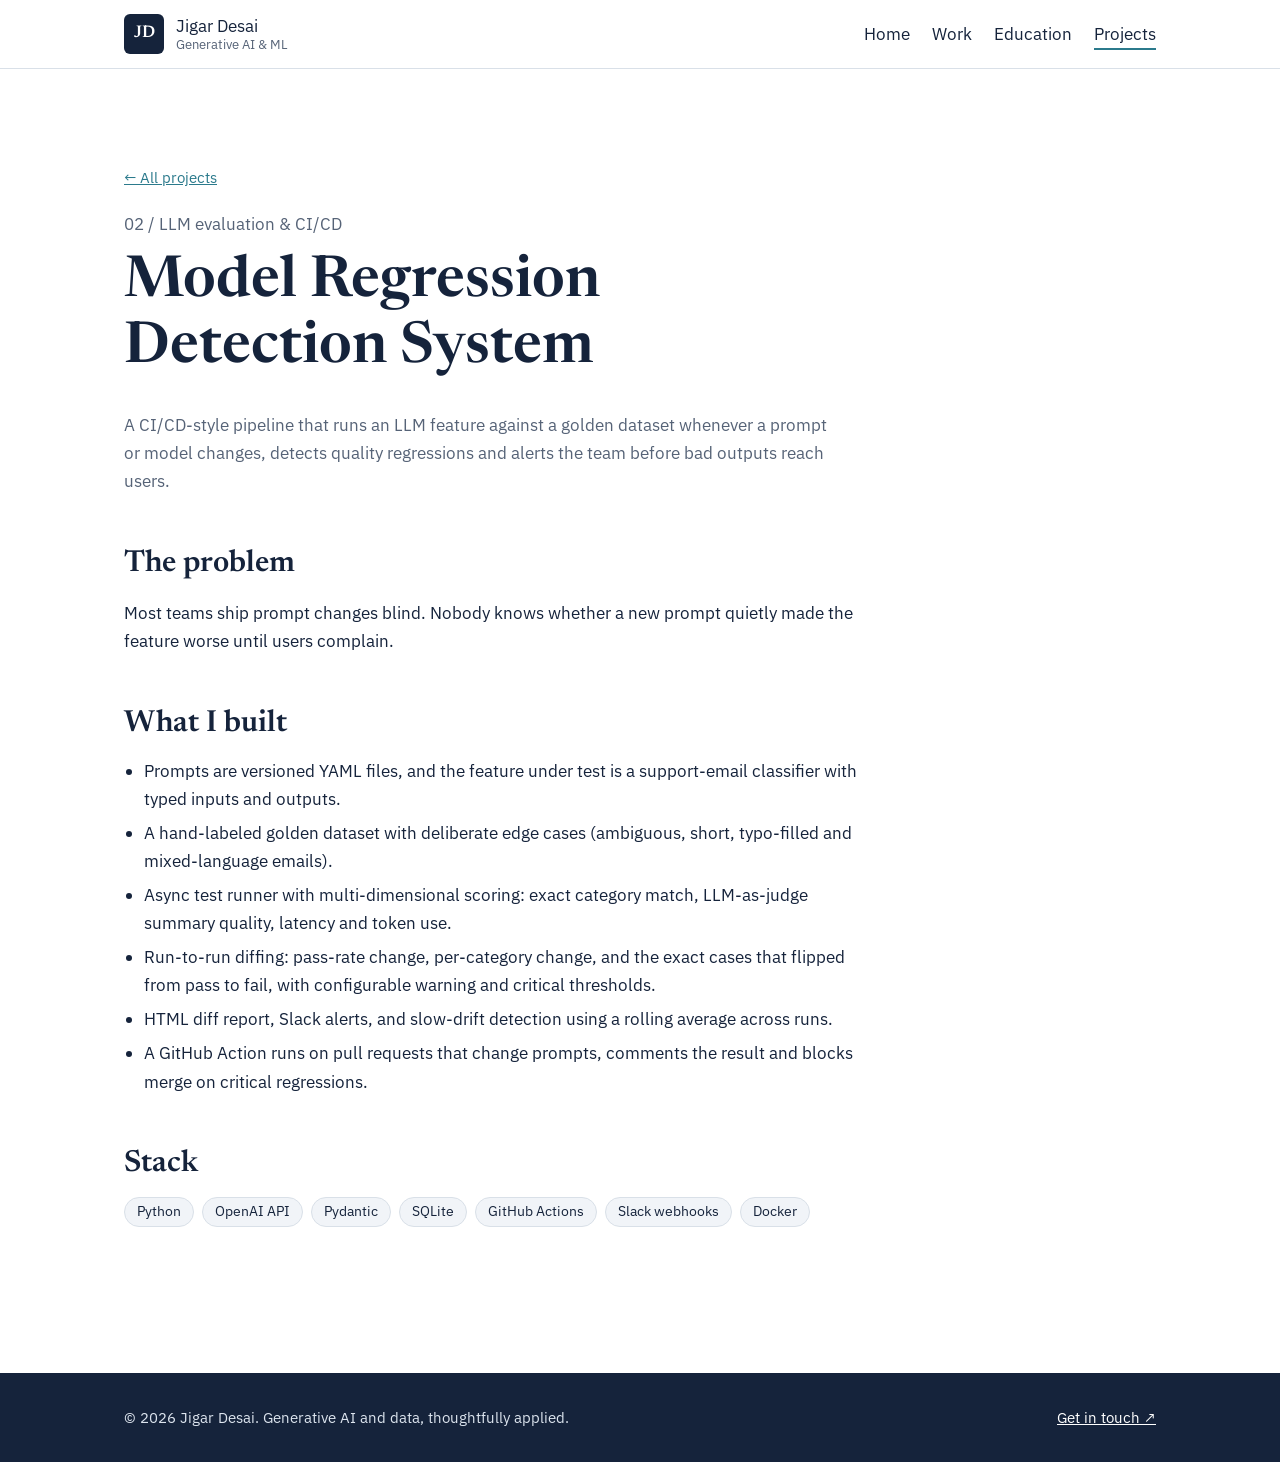
<file: projects/regression-detection.html>
<!DOCTYPE html>
<html lang="en"><head><meta charset="utf-8"><meta name="viewport" content="width=device-width, initial-scale=1"><meta name="theme-color" content="#15233b"><title>Model Regression Detection System | Jigar Desai</title><meta name="description" content="A pipeline that tests an LLM feature against a hand-labeled golden dataset on every prompt or model change and alerts the team to regressions."><link rel="preconnect" href="https://fonts.googleapis.com"><link rel="preconnect" href="https://fonts.gstatic.com" crossorigin><link rel="stylesheet" href="https://fonts.googleapis.com/css2?family=IBM+Plex+Sans:wght@400;500&family=Newsreader:ital,wght@0,600;1,600&display=swap"><link rel="stylesheet" href="../assets/style.css"></head><body><a class="skip" href="#main">Skip to content</a><header><div class="wrap"><a class="brand" href="../index.html"><span class="mark">JD</span><span>Jigar Desai<small>Generative AI &amp; ML</small></span></a><nav aria-label="Main"><a href="../index.html">Home</a><a href="../work.html">Work</a><a href="../education.html">Education</a><a href="../projects.html" aria-current="page">Projects</a></nav></div></header><main id="main"><section><div class="wrap"><article><p class="crumb"><a href="../projects.html">← All projects</a></p><p class="eyebrow">02 / LLM evaluation &amp; CI/CD</p><h1>Model Regression Detection System</h1><p class="lead">A CI/CD-style pipeline that runs an LLM feature against a golden dataset whenever a prompt or model changes, detects quality regressions and alerts the team before bad outputs reach users.</p><h2>The problem</h2><p>Most teams ship prompt changes blind. Nobody knows whether a new prompt quietly made the feature worse until users complain.</p><h2>What I built</h2><ul class="b"><li>Prompts are versioned YAML files, and the feature under test is a support-email classifier with typed inputs and outputs.</li><li>A hand-labeled golden dataset with deliberate edge cases (ambiguous, short, typo-filled and mixed-language emails).</li><li>Async test runner with multi-dimensional scoring: exact category match, LLM-as-judge summary quality, latency and token use.</li><li>Run-to-run diffing: pass-rate change, per-category change, and the exact cases that flipped from pass to fail, with configurable warning and critical thresholds.</li><li>HTML diff report, Slack alerts, and slow-drift detection using a rolling average across runs.</li><li>A GitHub Action runs on pull requests that change prompts, comments the result and blocks merge on critical regressions.</li></ul><h2>Stack</h2><ul class="tags"><li>Python</li><li>OpenAI API</li><li>Pydantic</li><li>SQLite</li><li>GitHub Actions</li><li>Slack webhooks</li><li>Docker</li></ul><!-- ADD your measured results here (numbers from your own evaluation runs) --></article></div></section></main><footer><div class="wrap"><span>© 2026 Jigar Desai. Generative AI and data, thoughtfully applied.</span><a href="../index.html#contact">Get in touch ↗</a></div></footer></body></html>
</file>
<file: assets/style.css>
:root{--navy:#15233b;--muted:#566377;--line:#D9E0E8;--soft:#F1F4F8;--accent:#2B7A8C}
*{box-sizing:border-box}html{scroll-behavior:smooth}
body{margin:0;color:var(--navy);background:#fff;font:17px/1.65 "IBM Plex Sans",system-ui,sans-serif}
h1,h2,h3{font-family:"Newsreader",Georgia,serif;font-weight:600;line-height:1.15;margin:0 0 .5em}
h1{font-size:clamp(2.3rem,5.5vw,3.6rem)}h2{font-size:1.9rem}h3{font-size:1.3rem}
em{font-style:italic;color:var(--accent)}
a{color:var(--accent)}a:hover{color:var(--navy)}
:focus-visible{outline:3px solid var(--accent);outline-offset:3px}
.wrap{max-width:1080px;margin:0 auto;padding:0 24px}
.skip{position:absolute;left:-999px}.skip:focus{left:8px;top:8px;background:#fff;padding:6px}
header{border-bottom:1px solid var(--line);background:#fff}
header .wrap{display:flex;justify-content:space-between;align-items:center;padding-top:14px;padding-bottom:14px;gap:16px;flex-wrap:wrap}
.brand{display:flex;align-items:center;gap:12px;text-decoration:none;color:var(--navy);line-height:1.2}
.mark{display:grid;place-items:center;width:40px;height:40px;background:var(--navy);color:#fff;font-family:"Newsreader",Georgia,serif;font-weight:600;border-radius:6px}
.brand small{display:block;color:var(--muted);font-size:.8rem}
nav a{margin-left:22px;color:var(--navy);text-decoration:none;padding-bottom:3px}
nav a:hover,nav a[aria-current]{border-bottom:2px solid var(--accent)}
.hero{background:var(--soft);padding:56px 0 40px}
.hero .top{display:grid;grid-template-columns:1.25fr .75fr;gap:48px;align-items:center}
.eyebrow{color:var(--muted);margin:0 0 12px}
.hero p{max-width:36em}.intro{font-size:1.1rem}
.btns{display:flex;gap:12px;flex-wrap:wrap;margin-top:24px}
.btn{display:inline-block;padding:10px 20px;border-radius:4px;border:2px solid var(--navy);background:var(--navy);color:#fff;text-decoration:none;font-weight:500}
.btn:hover{background:var(--accent);border-color:var(--accent);color:#fff}
.btn.alt{background:transparent;color:var(--navy)}.btn.alt:hover{color:#fff}
.portrait{margin:0;justify-self:center;max-width:330px}
.portrait img{display:block;width:100%;aspect-ratio:4/5;object-fit:cover;border-radius:6px;border:6px solid #fff;outline:1px solid var(--line)}
.portrait figcaption{margin-top:12px;color:var(--muted);font-size:.95rem}.portrait figcaption span{display:block;font-style:italic}
.facts{display:grid;grid-template-columns:repeat(3,1fr);gap:24px;margin:40px 0 0;padding-top:24px;border-top:1px solid var(--line)}
.facts dt{color:var(--muted);font-size:.85rem}.facts dd{margin:0;font-weight:500}
section{padding:56px 0}section+section{border-top:1px solid var(--line)}
.row{display:flex;justify-content:space-between;align-items:baseline;gap:16px;flex-wrap:wrap}
.lead{color:var(--muted);max-width:42em}
.grid{display:grid;grid-template-columns:repeat(auto-fit,minmax(300px,1fr));gap:20px;margin-top:20px}
.card{display:block;border:1px solid var(--line);padding:24px;text-decoration:none;color:var(--navy);background:#fff}
.card:hover{border-color:var(--accent)}.card small{color:var(--muted)}
.card h3{margin:6px 0 8px}.card p{margin:0;color:var(--muted);font-size:.97rem}
.tl{list-style:none;margin:0;padding:0}.tl>li{padding:0 0 28px}
.tl h3{margin-bottom:2px}.meta{color:var(--muted);font-size:.95rem;margin:0 0 8px}
ul.b{margin:6px 0 0;padding-left:20px}ul.b li{margin-bottom:6px}
.tags{display:flex;flex-wrap:wrap;gap:8px;padding:0;margin:8px 0 18px;list-style:none}
.tags li{font-size:.88rem;padding:2px 12px;border:1px solid var(--line);border-radius:99px;background:var(--soft)}
.sk h3{font-size:1.05rem;font-family:"IBM Plex Sans",sans-serif;margin:18px 0 0;font-weight:500}
article{max-width:740px;padding:40px 0 72px}article h2{margin-top:1.7em}
.crumb{margin:0 0 20px;font-size:.95rem}
footer{background:var(--navy);color:#DCE4EE;padding:32px 0;font-size:.95rem}
footer .wrap{display:flex;justify-content:space-between;gap:16px;flex-wrap:wrap}footer a{color:#fff}
@media(max-width:800px){.hero .top{grid-template-columns:1fr}.facts{grid-template-columns:1fr}nav a{margin:0 16px 0 0}}
</file>
